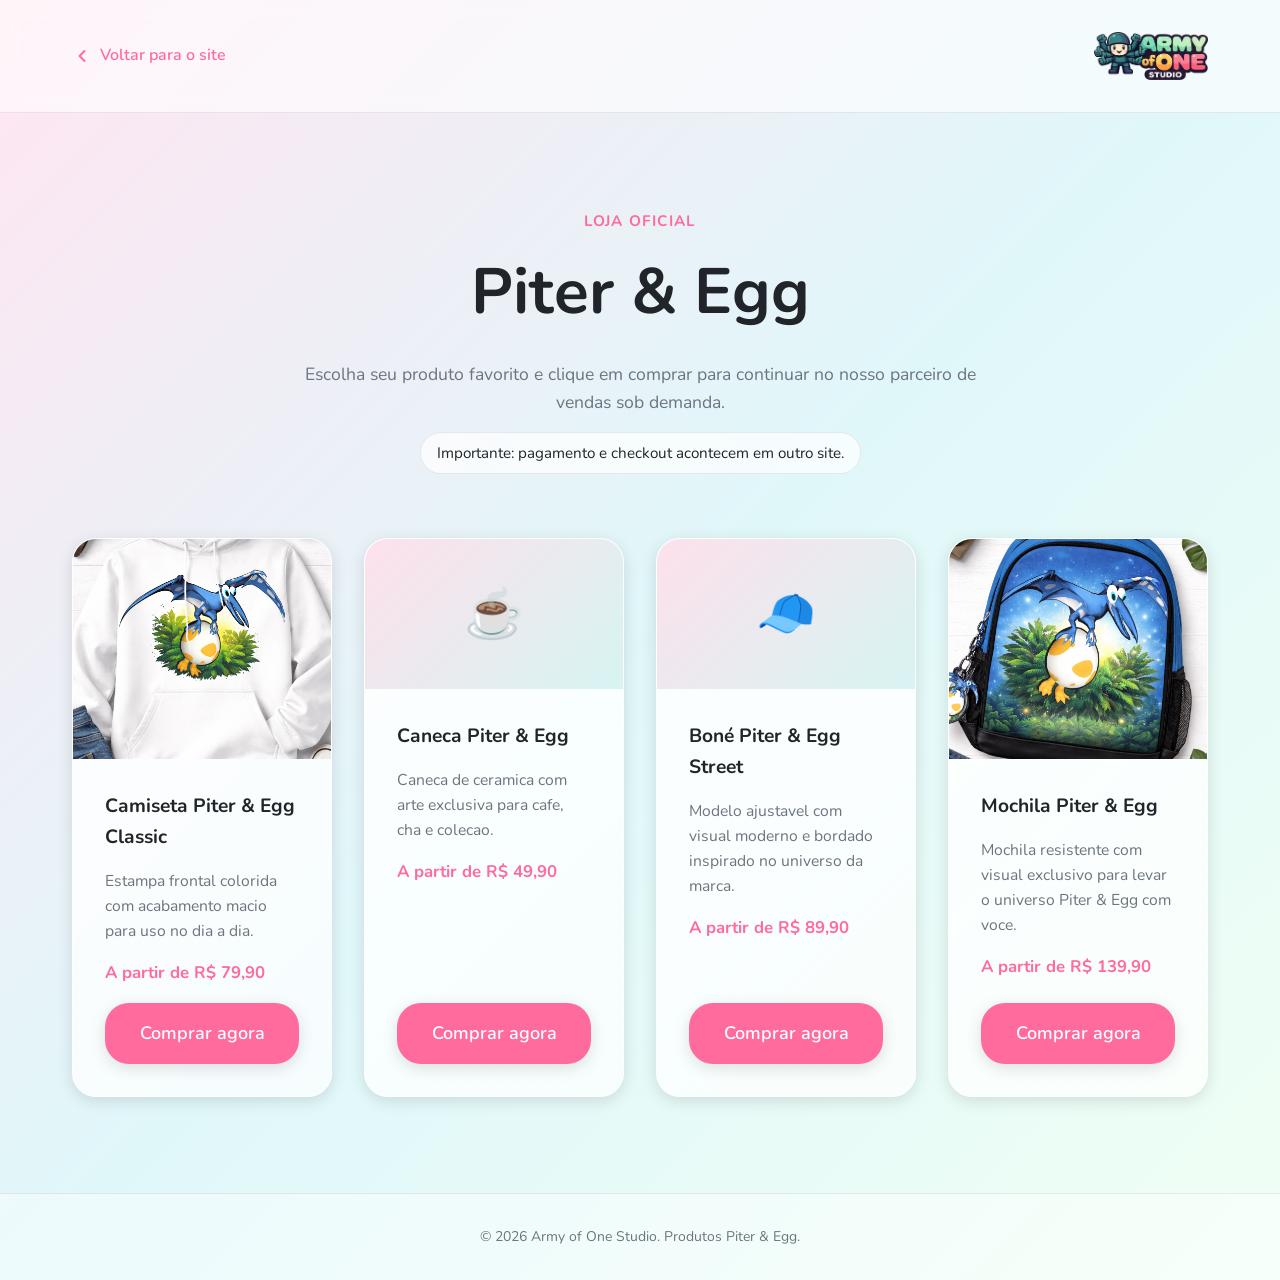
<file: piter-egg-store.html>
<!DOCTYPE html>
<html lang="pt-BR">
<head>
    <meta charset="UTF-8">
    <meta name="viewport" content="width=device-width, initial-scale=1.0">
    <meta name="description" content="Piter & Egg - Galeria oficial de produtos com redirecionamento para compra e checkout em parceiro externo.">
    <title>Piter & Egg | Galeria de Produtos</title>
    <link rel="stylesheet" href="styles.css">
    <link rel="preconnect" href="https://fonts.googleapis.com">
    <link rel="preconnect" href="https://fonts.gstatic.com" crossorigin>
    <link href="https://fonts.googleapis.com/css2?family=Nunito:wght@300;400;600;700&display=swap" rel="stylesheet">
    <link rel="icon" type="image/png" href="ico.png">
</head>
<body class="store-page-body">
    <header class="legal-header">
        <div class="container legal-header-inner">
            <a href="index.html" class="legal-back-link">
                <svg width="20" height="20" viewBox="0 0 20 20" fill="none" xmlns="http://www.w3.org/2000/svg" aria-hidden="true">
                    <path d="M12.5 15L7.5 10L12.5 5" stroke="currentColor" stroke-width="2" stroke-linecap="round" stroke-linejoin="round"/>
                </svg>
                Voltar para o site
            </a>
            <a href="index.html" class="legal-logo-link">
                <img src="logo_studio.png" alt="Army of One Studio" class="legal-logo">
            </a>
        </div>
    </header>

    <main class="store-main">
        <section class="store-hero">
            <div class="container">
                <p class="store-kicker">Loja oficial</p>
                <h1 class="store-title">Piter & Egg</h1>
                <p class="store-subtitle">
                    Escolha seu produto favorito e clique em comprar para continuar no nosso parceiro de vendas sob demanda.
                </p>
                <p class="store-note">
                    Importante: pagamento e checkout acontecem em outro site.
                </p>
            </div>
        </section>

        <section class="store-gallery-section">
            <div class="container">
                <div class="store-gallery">
                    <article class="product-card">
                        <img src="images/camiseta.png" alt="Camiseta Piter & Egg Classic" class="product-image">
                        <div class="product-content">
                            <h2 class="product-title">Camiseta Piter & Egg Classic</h2>
                            <p class="product-description">Estampa frontal colorida com acabamento macio para uso no dia a dia.</p>
                            <p class="product-price">A partir de R$ 79,90</p>
                            <a href="https://SEU-LINK-EXTERNO-AQUI/produto/camiseta-classic" class="cta-button" target="_blank" rel="noopener noreferrer">
                                <span>Comprar agora</span>
                            </a>
                        </div>
                    </article>

                    <article class="product-card">
                        <div class="product-image-placeholder">☕</div>
                        <div class="product-content">
                            <h2 class="product-title">Caneca Piter & Egg</h2>
                            <p class="product-description">Caneca de ceramica com arte exclusiva para cafe, cha e colecao.</p>
                            <p class="product-price">A partir de R$ 49,90</p>
                            <a href="https://SEU-LINK-EXTERNO-AQUI/produto/caneca" class="cta-button" target="_blank" rel="noopener noreferrer">
                                <span>Comprar agora</span>
                            </a>
                        </div>
                    </article>

                    <article class="product-card">
                        <div class="product-image-placeholder">🧢</div>
                        <div class="product-content">
                            <h2 class="product-title">Boné Piter & Egg Street</h2>
                            <p class="product-description">Modelo ajustavel com visual moderno e bordado inspirado no universo da marca.</p>
                            <p class="product-price">A partir de R$ 89,90</p>
                            <a href="https://SEU-LINK-EXTERNO-AQUI/produto/bone-street" class="cta-button" target="_blank" rel="noopener noreferrer">
                                <span>Comprar agora</span>
                            </a>
                        </div>
                    </article>

                    <article class="product-card">
                        <img src="images/mochila.png" alt="Mochila Piter & Egg" class="product-image">
                        <div class="product-content">
                            <h2 class="product-title">Mochila Piter & Egg</h2>
                            <p class="product-description">Mochila resistente com visual exclusivo para levar o universo Piter & Egg com voce.</p>
                            <p class="product-price">A partir de R$ 139,90</p>
                            <a href="https://SEU-LINK-EXTERNO-AQUI/produto/mochila" class="cta-button" target="_blank" rel="noopener noreferrer">
                                <span>Comprar agora</span>
                            </a>
                        </div>
                    </article>
                </div>
            </div>
        </section>
    </main>

    <footer class="legal-footer">
        <div class="container">
            <p class="copyright">&copy; 2026 Army of One Studio. Produtos Piter & Egg.</p>
        </div>
    </footer>
</body>
</html>
</file>
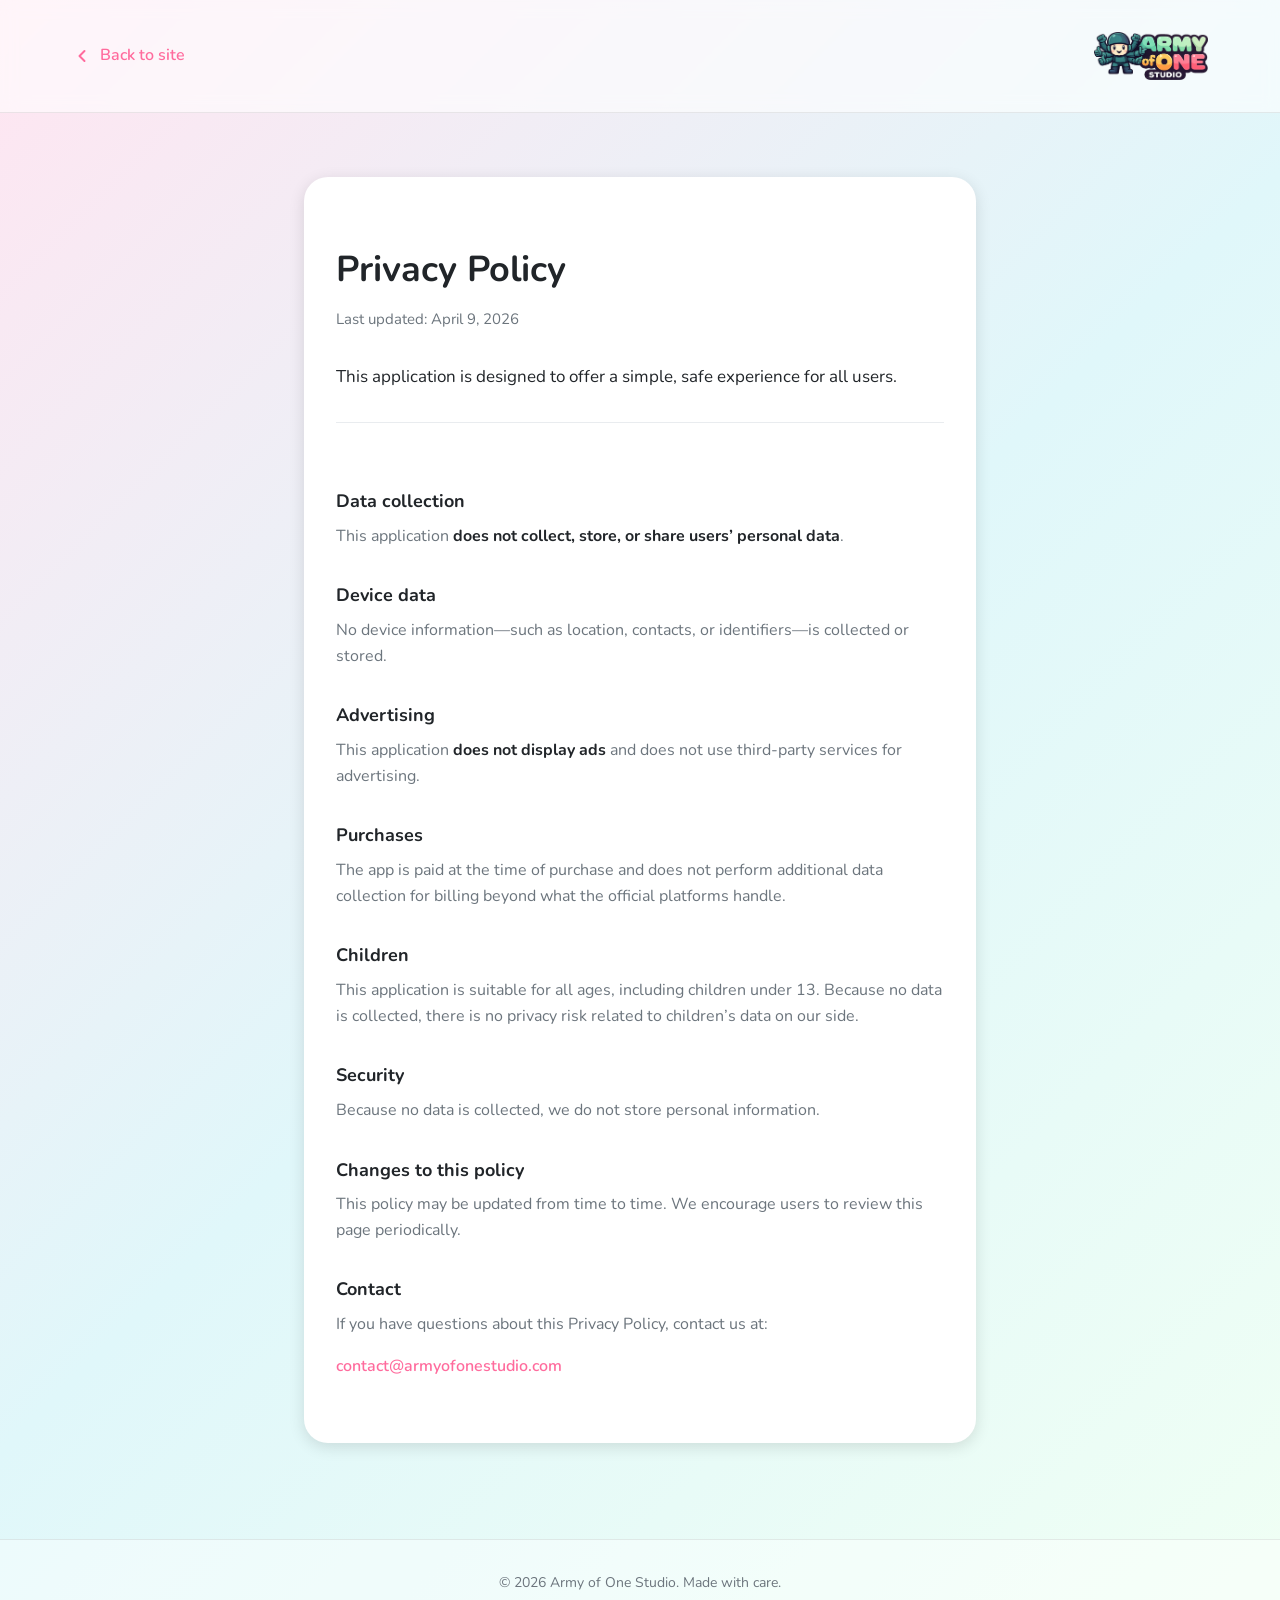
<file: privacy-policy.html>
<!DOCTYPE html>
<html lang="en">
<head>
    <meta charset="UTF-8">
    <meta name="viewport" content="width=device-width, initial-scale=1.0">
    <meta name="description" content="Privacy Policy — Army of One Studio. How we handle data collection and use.">
    <title>Privacy Policy — Army of One Studio</title>
    <link rel="stylesheet" href="styles.css">
    <link rel="preconnect" href="https://fonts.googleapis.com">
    <link rel="preconnect" href="https://fonts.gstatic.com" crossorigin>
    <link href="https://fonts.googleapis.com/css2?family=Nunito:wght@300;400;600;700&display=swap" rel="stylesheet">
    <link rel="icon" type="image/png" href="ico.png">
</head>
<body class="legal-page-body">
    <header class="legal-header">
        <div class="container legal-header-inner">
            <a href="index.html" class="legal-back-link">
                <svg width="20" height="20" viewBox="0 0 20 20" fill="none" xmlns="http://www.w3.org/2000/svg" aria-hidden="true">
                    <path d="M12.5 15L7.5 10L12.5 5" stroke="currentColor" stroke-width="2" stroke-linecap="round" stroke-linejoin="round"/>
                </svg>
                Back to site
            </a>
            <a href="index.html" class="legal-logo-link">
                <img src="logo_studio.png" alt="Army of One Studio" class="legal-logo">
            </a>
        </div>
    </header>

    <main class="legal-main">
        <div class="container">
            <article class="legal-article">
                <h1 class="legal-title">Privacy Policy</h1>
                <p class="legal-updated">Last updated: April 9, 2026</p>

                <p class="legal-lead">This application is designed to offer a simple, safe experience for all users.</p>

                <section class="legal-section">
                    <h2>Data collection</h2>
                    <p>This application <strong>does not collect, store, or share users&rsquo; personal data</strong>.</p>
                </section>

                <section class="legal-section">
                    <h2>Device data</h2>
                    <p>No device information—such as location, contacts, or identifiers—is collected or stored.</p>
                </section>

                <section class="legal-section">
                    <h2>Advertising</h2>
                    <p>This application <strong>does not display ads</strong> and does not use third-party services for advertising.</p>
                </section>

                <section class="legal-section">
                    <h2>Purchases</h2>
                    <p>The app is paid at the time of purchase and does not perform additional data collection for billing beyond what the official platforms handle.</p>
                </section>

                <section class="legal-section">
                    <h2>Children</h2>
                    <p>This application is suitable for all ages, including children under 13. Because no data is collected, there is no privacy risk related to children&rsquo;s data on our side.</p>
                </section>

                <section class="legal-section">
                    <h2>Security</h2>
                    <p>Because no data is collected, we do not store personal information.</p>
                </section>

                <section class="legal-section">
                    <h2>Changes to this policy</h2>
                    <p>This policy may be updated from time to time. We encourage users to review this page periodically.</p>
                </section>

                <section class="legal-section">
                    <h2>Contact</h2>
                    <p>If you have questions about this Privacy Policy, contact us at:</p>
                    <!-- Replace the email below with your real address -->
                    <p class="legal-contact"><a href="mailto:contact@armyofonestudio.com">contact@armyofonestudio.com</a></p>
                </section>
            </article>
        </div>
    </main>

    <footer class="legal-footer">
        <div class="container">
            <p class="copyright">&copy; 2026 Army of One Studio. Made with care.</p>
        </div>
    </footer>
</body>
</html>
</file>
<file: styles.css>
/* ============================================
   CSS Variables & Reset
   ============================================ */

:root {
    /* Color Palette - Warm, Colorful, Playful */
    --color-primary: #FF6B9D;
    --color-secondary: #4ECDC4;
    --color-accent: #FFE66D;
    --color-purple: #A8E6CF;
    --color-pink: #FFB3BA;
    --color-blue: #BAE1FF;
    
    /* Piter & Egg (game brand) */
    --piter-egg-orange: #df9609;
    --piter-egg-blue: #5197dd;
    --piter-egg-gradient: linear-gradient(135deg, var(--piter-egg-orange) 0%, var(--piter-egg-blue) 100%);
    --piter-egg-gradient-hover: linear-gradient(135deg, #ecb339 0%, #6aa8eb 100%);
    
    /* Neutral Colors */
    --color-white: #FFFFFF;
    --color-light: #F8F9FA;
    --color-gray-light: #E9ECEF;
    --color-gray: #6C757D;
    --color-dark: #212529;
    
    /* Gradients */
    --gradient-hero: linear-gradient(135deg, #FFE5F1 0%, #E0F7FA 50%, #F0FFF4 100%);
    --gradient-card: linear-gradient(135deg, rgba(255, 255, 255, 0.9) 0%, rgba(255, 255, 255, 0.7) 100%);
    
    /* Typography */
    --font-primary: 'Nunito', -apple-system, BlinkMacSystemFont, 'Segoe UI', sans-serif;
    --font-weight-light: 300;
    --font-weight-regular: 400;
    --font-weight-semibold: 600;
    --font-weight-bold: 700;
    
    /* Spacing */
    --spacing-xs: 0.5rem;
    --spacing-sm: 1rem;
    --spacing-md: 2rem;
    --spacing-lg: 4rem;
    --spacing-xl: 6rem;
    
    /* Border Radius */
    --radius-sm: 8px;
    --radius-md: 16px;
    --radius-lg: 24px;
    --radius-xl: 32px;
    
    /* Shadows */
    --shadow-sm: 0 2px 8px rgba(0, 0, 0, 0.08);
    --shadow-md: 0 4px 16px rgba(0, 0, 0, 0.12);
    --shadow-lg: 0 8px 32px rgba(0, 0, 0, 0.16);
    
    /* Transitions */
    --transition-fast: 0.2s ease;
    --transition-normal: 0.3s ease;
    --transition-slow: 0.5s ease;
}

* {
    margin: 0;
    padding: 0;
    box-sizing: border-box;
}

html {
    scroll-behavior: smooth;
}

body {
    font-family: var(--font-primary);
    font-weight: var(--font-weight-regular);
    color: var(--color-dark);
    background-color: var(--color-white);
    line-height: 1.6;
    overflow-x: hidden;
}

.container {
    max-width: 1200px;
    margin: 0 auto;
    padding: 0 var(--spacing-md);
}

/* ============================================
   Hero Section
   ============================================ */

.hero {
    position: relative;
    min-height: 100vh;
    display: flex;
    align-items: center;
    justify-content: center;
    background: var(--gradient-hero);
    overflow: hidden;
    padding: var(--spacing-md);
}

.bubble-container {
    position: absolute;
    top: 0;
    left: 0;
    width: 100%;
    height: 100%;
    overflow: hidden;
    z-index: 1;
}

.bubble {
    position: absolute;
    border-radius: 50%;
    background: rgba(255, 255, 255, 0.3);
    -webkit-backdrop-filter: blur(10px);
    backdrop-filter: blur(10px);
    animation: float 20s infinite ease-in-out;
    opacity: 0.6;
}

.bubble-1 {
    width: 80px;
    height: 80px;
    left: 10%;
    top: 20%;
    animation-delay: 0s;
    background: rgba(255, 107, 157, 0.2);
}

.bubble-2 {
    width: 120px;
    height: 120px;
    left: 70%;
    top: 10%;
    animation-delay: 2s;
    background: rgba(78, 205, 196, 0.2);
}

.bubble-3 {
    width: 60px;
    height: 60px;
    left: 30%;
    top: 60%;
    animation-delay: 4s;
    background: rgba(255, 230, 109, 0.2);
}

.bubble-4 {
    width: 100px;
    height: 100px;
    left: 80%;
    top: 50%;
    animation-delay: 6s;
    background: rgba(168, 230, 207, 0.2);
}

.bubble-5 {
    width: 70px;
    height: 70px;
    left: 50%;
    top: 80%;
    animation-delay: 8s;
    background: rgba(255, 179, 186, 0.2);
}

.bubble-6 {
    width: 90px;
    height: 90px;
    left: 20%;
    top: 40%;
    animation-delay: 10s;
    background: rgba(186, 225, 255, 0.2);
}

@keyframes float {
    0%, 100% {
        transform: translateY(0) translateX(0) scale(1);
    }
    25% {
        transform: translateY(-30px) translateX(20px) scale(1.1);
    }
    50% {
        transform: translateY(-60px) translateX(-10px) scale(0.9);
    }
    75% {
        transform: translateY(-30px) translateX(15px) scale(1.05);
    }
}

.hero-content {
    position: relative;
    z-index: 2;
    text-align: center;
    animation: fadeInUp 1s ease-out;
}

.studio-logo {
    max-width: 200px;
    width: 100%;
    height: auto;
    margin: 0 auto var(--spacing-sm);
    display: block;
    filter: drop-shadow(0 4px 12px rgba(255, 107, 157, 0.2));
    animation: fadeInUp 1s ease-out 0.2s both;
}

.studio-name {
    font-size: clamp(2.5rem, 8vw, 5rem);
    font-weight: var(--font-weight-bold);
    color: var(--color-dark);
    margin-bottom: var(--spacing-sm);
    letter-spacing: -0.01em;
    position: relative;
    display: inline-block;
    text-shadow: 0 2px 10px rgba(255, 107, 157, 0.1);
}

.studio-name::before,
.studio-name::after {
    content: '⚡';
    position: absolute;
    font-size: 1.5rem;
    opacity: 0.4;
    animation: pulse 2s infinite;
}

.studio-name::before {
    top: -5px;
    left: -50px;
}

.studio-name::after {
    bottom: -5px;
    right: -50px;
}

@keyframes pulse {
    0%, 100% {
        transform: scale(1);
        opacity: 0.3;
    }
    50% {
        transform: scale(1.2);
        opacity: 0.5;
    }
}

.badge-container {
    position: relative;
    width: 100%;
    height: 60px;
    margin-bottom: var(--spacing-sm);
    display: flex;
    justify-content: center;
    align-items: center;
}

.badge {
    position: absolute;
    width: 50px;
    height: 50px;
    border-radius: 12px;
    background: var(--gradient-card);
    box-shadow: var(--shadow-md);
    display: flex;
    align-items: center;
    justify-content: center;
    font-size: 1.5rem;
    animation: badgeFloat 3s infinite ease-in-out;
    border: 2px solid rgba(255, 107, 157, 0.3);
}

.badge-left {
    left: calc(50% - 200px);
    top: 0;
    background: linear-gradient(135deg, rgba(255, 107, 157, 0.25) 0%, rgba(255, 230, 109, 0.25) 100%);
    animation-delay: 0s;
}

.badge-right {
    right: calc(50% - 200px);
    top: 10px;
    background: linear-gradient(135deg, rgba(78, 205, 196, 0.25) 0%, rgba(168, 230, 207, 0.25) 100%);
    animation-delay: 1.5s;
    border-color: rgba(78, 205, 196, 0.3);
}

@keyframes badgeFloat {
    0%, 100% {
        transform: translateY(0) rotate(0deg);
    }
    50% {
        transform: translateY(-15px) rotate(5deg);
    }
}

.idea-army {
    display: flex;
    justify-content: center;
    align-items: center;
    gap: var(--spacing-sm);
    margin-top: var(--spacing-md);
    flex-wrap: wrap;
}

.idea-item {
    width: 50px;
    height: 50px;
    border-radius: 50%;
    background: var(--gradient-card);
    display: flex;
    align-items: center;
    justify-content: center;
    font-size: 1.5rem;
    box-shadow: var(--shadow-sm);
    animation: ideaMarch 4s infinite ease-in-out;
    transition: transform var(--transition-fast);
}

.idea-item:hover {
    transform: scale(1.2) translateY(-5px);
    box-shadow: var(--shadow-md);
}

.idea-1 {
    animation-delay: 0s;
    background: linear-gradient(135deg, rgba(255, 107, 157, 0.3) 0%, rgba(255, 179, 186, 0.3) 100%);
}

.idea-2 {
    animation-delay: 0.8s;
    background: linear-gradient(135deg, rgba(78, 205, 196, 0.3) 0%, rgba(168, 230, 207, 0.3) 100%);
}

.idea-3 {
    animation-delay: 1.6s;
    background: linear-gradient(135deg, rgba(255, 230, 109, 0.3) 0%, rgba(255, 179, 186, 0.3) 100%);
}

.idea-4 {
    animation-delay: 2.4s;
    background: linear-gradient(135deg, rgba(168, 230, 207, 0.3) 0%, rgba(186, 225, 255, 0.3) 100%);
}

.idea-5 {
    animation-delay: 3.2s;
    background: linear-gradient(135deg, rgba(186, 225, 255, 0.3) 0%, rgba(255, 107, 157, 0.3) 100%);
}

@keyframes ideaMarch {
    0%, 100% {
        transform: translateY(0) scale(1);
    }
    25% {
        transform: translateY(-10px) scale(1.05);
    }
    50% {
        transform: translateY(-5px) scale(0.95);
    }
    75% {
        transform: translateY(-8px) scale(1.02);
    }
}

.hero-subtitle {
    font-size: clamp(1.25rem, 4vw, 2rem);
    font-weight: var(--font-weight-regular);
    color: var(--color-gray);
    margin-top: var(--spacing-sm);
    position: relative;
    display: inline-block;
    padding: 0 var(--spacing-md);
}

.scroll-indicator {
    position: absolute;
    bottom: var(--spacing-md);
    left: 50%;
    transform: translateX(-50%);
    z-index: 2;
    animation: bounce 2s infinite;
}

.scroll-arrow {
    width: 30px;
    height: 30px;
    border-right: 3px solid var(--color-primary);
    border-bottom: 3px solid var(--color-primary);
    transform: rotate(45deg);
}

@keyframes bounce {
    0%, 100% {
        transform: translateX(-50%) translateY(0);
    }
    50% {
        transform: translateX(-50%) translateY(-10px);
    }
}

@keyframes fadeInUp {
    from {
        opacity: 0;
        transform: translateY(30px);
    }
    to {
        opacity: 1;
        transform: translateY(0);
    }
}

/* ============================================
   Featured Game Section
   ============================================ */

.featured-game {
    padding: var(--spacing-xl) 0;
    background: var(--color-white);
}

.game-content {
    display: grid;
    grid-template-columns: 1fr 1fr;
    gap: var(--spacing-lg);
    align-items: center;
}

.game-title {
    font-size: clamp(2rem, 5vw, 3.5rem);
    font-weight: var(--font-weight-bold);
    color: var(--color-dark);
    margin-bottom: var(--spacing-sm);
}

.game-tagline {
    font-size: clamp(1.25rem, 3vw, 1.75rem);
    font-weight: var(--font-weight-semibold);
    color: var(--color-primary);
    margin-bottom: var(--spacing-md);
}

.game-description {
    font-size: 1.125rem;
    color: var(--color-gray);
    margin-bottom: var(--spacing-md);
    line-height: 1.8;
}

.game-keywords {
    display: flex;
    flex-wrap: wrap;
    gap: var(--spacing-sm);
    margin-bottom: var(--spacing-md);
}

.keyword {
    padding: var(--spacing-xs) var(--spacing-sm);
    background: var(--gradient-card);
    border-radius: var(--radius-lg);
    font-size: 0.875rem;
    font-weight: var(--font-weight-semibold);
    color: var(--color-dark);
    box-shadow: var(--shadow-sm);
    transition: transform var(--transition-fast), box-shadow var(--transition-fast);
    position: relative;
    border: 1px solid rgba(255, 107, 157, 0.2);
}

.keyword::before {
    content: '✓';
    position: absolute;
    left: -8px;
    top: 50%;
    transform: translateY(-50%);
    width: 16px;
    height: 16px;
    background: var(--color-primary);
    color: white;
    border-radius: 50%;
    display: flex;
    align-items: center;
    justify-content: center;
    font-size: 0.7rem;
    opacity: 0;
    transition: opacity var(--transition-fast);
}

.keyword:hover {
    transform: translateY(-2px);
    box-shadow: var(--shadow-md);
    border-color: var(--color-primary);
}

.keyword:hover::before {
    opacity: 1;
}

.cta-button {
    display: inline-flex;
    align-items: center;
    gap: var(--spacing-sm);
    padding: var(--spacing-sm) var(--spacing-md);
    background: var(--color-primary);
    color: var(--color-white);
    text-decoration: none;
    border-radius: var(--radius-lg);
    font-weight: var(--font-weight-semibold);
    font-size: 1.125rem;
    box-shadow: var(--shadow-md);
    transition: transform var(--transition-fast), box-shadow var(--transition-fast), background var(--transition-fast);
}

.cta-button:hover {
    transform: translateY(-2px);
    box-shadow: var(--shadow-lg);
    background: #FF5A8A;
}

.cta-button svg {
    transition: transform var(--transition-fast);
}

.cta-button:hover svg {
    transform: translateX(4px);
}

.store-downloads {
    display: flex;
    flex-wrap: wrap;
    gap: var(--spacing-sm);
}

.store-badge {
    display: inline-flex;
    align-items: center;
    gap: 0.65rem;
    padding: 0.55rem 1rem 0.55rem 0.75rem;
    background: var(--color-dark);
    color: var(--color-white);
    text-decoration: none;
    border-radius: var(--radius-md);
    border: 2px solid rgba(255, 255, 255, 0.12);
    box-shadow: var(--shadow-md);
    transition: transform var(--transition-fast), box-shadow var(--transition-fast), background var(--transition-fast);
    min-width: 10.5rem;
}

.store-badge:hover {
    transform: translateY(-2px);
    box-shadow: var(--shadow-lg);
    background: #2d3436;
}

.store-badge:focus-visible {
    outline: 3px solid var(--color-secondary);
    outline-offset: 3px;
}

.store-badge-icon {
    flex-shrink: 0;
}

.store-badge-text {
    display: flex;
    flex-direction: column;
    line-height: 1.15;
}

.store-badge-label {
    font-size: 0.6rem;
    font-weight: var(--font-weight-regular);
    letter-spacing: 0.04em;
    text-transform: uppercase;
    opacity: 0.9;
}

.store-badge-name {
    font-size: 1.05rem;
    font-weight: var(--font-weight-bold);
    letter-spacing: -0.01em;
}

.cta-button.cta-store-link {
    margin-bottom: var(--spacing-sm);
    position: relative;
    padding: calc(var(--spacing-sm) + 0.15rem) calc(var(--spacing-md) + 0.25rem);
    font-size: 1.2rem;
    font-weight: var(--font-weight-bold);
    letter-spacing: 0.02em;
    background: var(--piter-egg-gradient);
    color: var(--color-white);
    border: 2px solid rgba(255, 255, 255, 0.45);
    box-shadow:
        0 4px 18px rgba(81, 151, 221, 0.38),
        0 4px 24px rgba(223, 150, 9, 0.3),
        inset 0 1px 0 rgba(255, 255, 255, 0.22);
}

.cta-button.cta-store-link:hover {
    background: var(--piter-egg-gradient-hover);
    transform: translateY(-3px) scale(1.02);
    box-shadow:
        0 10px 32px rgba(81, 151, 221, 0.48),
        0 8px 28px rgba(223, 150, 9, 0.38),
        inset 0 1px 0 rgba(255, 255, 255, 0.28);
}

.cta-button.cta-store-link:focus-visible {
    outline: 3px solid var(--piter-egg-blue);
    outline-offset: 3px;
}

.cta-button.cta-store-link svg {
    flex-shrink: 0;
    filter: drop-shadow(0 1px 1px rgba(0, 0, 0, 0.15));
}

.game-media {
    display: flex;
    flex-direction: column;
    gap: var(--spacing-md);
}

.video-container {
    position: relative;
    width: 100%;
    aspect-ratio: 16 / 9;
    border-radius: var(--radius-lg);
    box-shadow: var(--shadow-md);
    overflow: hidden;
    background: var(--gradient-hero);
}

.game-video {
    width: 100%;
    height: 100%;
    object-fit: cover;
    display: block;
    border-radius: var(--radius-lg);
}

.video-overlay {
    position: absolute;
    top: 0;
    left: 0;
    right: 0;
    bottom: 0;
    display: flex;
    align-items: center;
    justify-content: center;
    background: rgba(0, 0, 0, 0.1);
    opacity: 1;
    transition: opacity var(--transition-normal);
    pointer-events: none;
    z-index: 1;
}

.video-container.playing .video-overlay {
    opacity: 0;
    pointer-events: none;
}

.play-button {
    position: relative;
    z-index: 2;
    cursor: pointer;
    transition: transform var(--transition-fast);
    pointer-events: auto;
}

.play-button:hover {
    transform: scale(1.1);
}

.video-container.playing .play-button {
    display: none;
}

.screenshots {
    display: grid;
    grid-template-columns: repeat(2, 1fr);
    gap: var(--spacing-sm);
}

.game-store-cta {
    width: 100%;
}

.game-store-cta .cta-button.cta-store-link {
    width: 100%;
    margin-bottom: 0;
    justify-content: center;
    box-sizing: border-box;
}

.screenshot {
    width: 100%;
    aspect-ratio: 16 / 9;
    object-fit: cover;
    display: block;
    border-radius: var(--radius-md);
    box-shadow: var(--shadow-sm);
    transition: transform var(--transition-normal), box-shadow var(--transition-normal);
    background: var(--gradient-hero);
    cursor: pointer;
    position: relative;
    z-index: 1;
}

.screenshot:hover {
    transform: translateY(-4px) scale(1.02);
    box-shadow:
        0 0 20px rgba(255, 107, 157, 0.5),
        0 0 40px rgba(255, 107, 157, 0.3),
        0 8px 32px rgba(0, 0, 0, 0.2);
    z-index: 2;
}

.screenshot:focus-visible {
    outline: 3px solid var(--color-primary);
    outline-offset: 3px;
    z-index: 2;
}

/* Lightbox - expandir screenshot */
.lightbox {
    position: fixed;
    inset: 0;
    z-index: 1000;
    background: rgba(0, 0, 0, 0.85);
    display: flex;
    align-items: center;
    justify-content: center;
    padding: var(--spacing-md);
    opacity: 0;
    visibility: hidden;
    pointer-events: none;
    transition: opacity var(--transition-normal), visibility var(--transition-normal);
}

.lightbox.is-open {
    opacity: 1;
    visibility: visible;
    pointer-events: auto;
}

.lightbox-backdrop {
    position: absolute;
    inset: 0;
    cursor: pointer;
}

.lightbox-content {
    position: relative;
    max-width: 95vw;
    max-height: 95vh;
    z-index: 1;
    transform: scale(0.9);
    transition: transform var(--transition-normal);
}

.lightbox.is-open .lightbox-content {
    transform: scale(1);
}

.lightbox-content img {
    max-width: 100%;
    max-height: 95vh;
    width: auto;
    height: auto;
    border-radius: var(--radius-md);
    box-shadow: 0 0 60px rgba(255, 107, 157, 0.3);
}

.lightbox-close {
    position: absolute;
    top: -44px;
    right: 0;
    width: 40px;
    height: 40px;
    border: none;
    background: var(--color-white);
    color: var(--color-dark);
    border-radius: 50%;
    cursor: pointer;
    display: flex;
    align-items: center;
    justify-content: center;
    font-size: 1.5rem;
    line-height: 1;
    transition: transform var(--transition-fast), background var(--transition-fast);
    box-shadow: var(--shadow-md);
}

.lightbox-close:hover {
    background: var(--color-primary);
    color: var(--color-white);
    transform: scale(1.1);
}

/* ============================================
   About Section
   ============================================ */

.about {
    padding: var(--spacing-xl) 0;
    background: var(--color-light);
}

.about-content {
    max-width: 800px;
    margin: 0 auto;
    text-align: center;
}

.section-title {
    font-size: clamp(2rem, 5vw, 3rem);
    font-weight: var(--font-weight-bold);
    color: var(--color-dark);
    margin-bottom: var(--spacing-md);
}

.about-text {
    font-size: 1.125rem;
    color: var(--color-gray);
    line-height: 1.8;
    margin-bottom: var(--spacing-md);
}

/* ============================================
   Values Section
   ============================================ */

.values {
    padding: var(--spacing-xl) 0;
    background: var(--color-white);
}

.values .section-title {
    text-align: center;
    margin-bottom: var(--spacing-lg);
}

.values-grid {
    display: grid;
    grid-template-columns: repeat(auto-fit, minmax(250px, 1fr));
    gap: var(--spacing-md);
}

.value-card {
    padding: var(--spacing-md);
    background: var(--gradient-card);
    border-radius: var(--radius-lg);
    box-shadow: var(--shadow-sm);
    text-align: center;
    transition: transform var(--transition-fast), box-shadow var(--transition-fast);
    position: relative;
    border: 2px solid transparent;
}

.value-card::before {
    content: '';
    position: absolute;
    top: -2px;
    left: -2px;
    right: -2px;
    bottom: -2px;
    border-radius: var(--radius-lg);
    background: linear-gradient(135deg, var(--color-primary), var(--color-secondary), var(--color-accent));
    opacity: 0;
    transition: opacity var(--transition-fast);
    z-index: -1;
}

.value-card:hover {
    transform: translateY(-8px);
    box-shadow: var(--shadow-lg);
    border-color: var(--color-primary);
}

.value-card:hover::before {
    opacity: 0.1;
}

.value-icon {
    width: 80px;
    height: 80px;
    margin: 0 auto var(--spacing-md);
    display: flex;
    align-items: center;
    justify-content: center;
    color: var(--color-primary);
    transition: transform var(--transition-fast), color var(--transition-fast);
}

.value-card:hover .value-icon {
    transform: scale(1.1) rotate(5deg);
    color: var(--color-secondary);
}

.value-title {
    font-size: 1.5rem;
    font-weight: var(--font-weight-semibold);
    color: var(--color-dark);
    margin-bottom: var(--spacing-xs);
}

.value-description {
    font-size: 1rem;
    color: var(--color-gray);
    line-height: 1.6;
}

/* ============================================
   Footer Section
   ============================================ */

.footer {
    padding: var(--spacing-xl) 0 var(--spacing-md);
    background: var(--gradient-hero);
}

.footer-content {
    text-align: center;
}

.footer-title {
    font-size: clamp(1.75rem, 4vw, 2.5rem);
    font-weight: var(--font-weight-bold);
    color: var(--color-dark);
    margin-bottom: var(--spacing-sm);
}

.footer-text {
    font-size: 1.125rem;
    color: var(--color-gray);
    margin-bottom: var(--spacing-md);
}

.social-links {
    display: flex;
    justify-content: center;
    gap: var(--spacing-md);
    margin-bottom: var(--spacing-lg);
    flex-wrap: wrap;
}

.social-link {
    width: 48px;
    height: 48px;
    display: flex;
    align-items: center;
    justify-content: center;
    background: var(--color-white);
    border-radius: 50%;
    color: var(--color-primary);
    text-decoration: none;
    box-shadow: var(--shadow-sm);
    transition: transform var(--transition-fast), box-shadow var(--transition-fast), background var(--transition-fast);
}

.social-link:hover {
    transform: translateY(-4px) scale(1.1);
    box-shadow: var(--shadow-md);
    background: var(--color-primary);
    color: var(--color-white);
}

.footer-bottom {
    padding-top: var(--spacing-md);
    border-top: 1px solid rgba(0, 0, 0, 0.1);
    margin-top: var(--spacing-md);
    display: flex;
    flex-direction: column;
    align-items: center;
    gap: var(--spacing-sm);
}

.footer-logo {
    max-width: 80px;
    width: 100%;
    height: auto;
    opacity: 0.7;
    transition: opacity var(--transition-fast);
}

.footer-logo:hover {
    opacity: 1;
}

.copyright {
    font-size: 0.875rem;
    color: var(--color-gray);
}

.footer-legal {
    font-size: 0.9375rem;
    margin: 0;
}

.footer-legal a {
    color: var(--color-gray);
    text-decoration: none;
    transition: color var(--transition-fast);
}

.footer-legal a:hover {
    color: var(--color-primary);
    text-decoration: underline;
}

/* ============================================
   Legal / Privacy page
   ============================================ */

.legal-page-body {
    min-height: 100vh;
    display: flex;
    flex-direction: column;
    background: var(--gradient-hero);
}

.legal-header {
    padding: var(--spacing-md) 0;
    border-bottom: 1px solid rgba(0, 0, 0, 0.08);
    background: rgba(255, 255, 255, 0.6);
    -webkit-backdrop-filter: blur(8px);
    backdrop-filter: blur(8px);
}

.legal-header-inner {
    display: flex;
    flex-wrap: wrap;
    align-items: center;
    justify-content: space-between;
    gap: var(--spacing-sm);
}

.legal-back-link {
    display: inline-flex;
    align-items: center;
    gap: var(--spacing-xs);
    font-weight: var(--font-weight-semibold);
    color: var(--color-primary);
    text-decoration: none;
    transition: color var(--transition-fast);
}

.legal-back-link:hover {
    color: var(--color-secondary);
}

.legal-logo-link {
    display: block;
    line-height: 0;
}

.legal-logo {
    max-height: 48px;
    width: auto;
}

.legal-main {
    flex: 1;
    padding: var(--spacing-lg) 0 var(--spacing-xl);
}

.legal-article {
    max-width: 42rem;
    margin: 0 auto;
    padding: var(--spacing-lg) var(--spacing-md);
    background: var(--color-white);
    border-radius: var(--radius-lg);
    box-shadow: var(--shadow-md);
}

.legal-title {
    font-size: clamp(1.75rem, 4vw, 2.25rem);
    font-weight: var(--font-weight-bold);
    color: var(--color-dark);
    margin-bottom: var(--spacing-xs);
}

.legal-updated {
    font-size: 0.9375rem;
    color: var(--color-gray);
    margin-bottom: var(--spacing-md);
}

.legal-lead {
    font-size: 1.0625rem;
    color: var(--color-dark);
    margin-bottom: var(--spacing-lg);
    padding-bottom: var(--spacing-md);
    border-bottom: 1px solid var(--color-gray-light);
}

.legal-section {
    margin-bottom: var(--spacing-md);
}

.legal-section:last-of-type {
    margin-bottom: 0;
}

.legal-section h2 {
    font-size: 1.125rem;
    font-weight: var(--font-weight-bold);
    color: var(--color-dark);
    margin-bottom: var(--spacing-xs);
}

.legal-section p {
    color: var(--color-gray);
    font-size: 1rem;
}

.legal-section strong {
    color: var(--color-dark);
}

.legal-contact {
    margin-top: var(--spacing-sm);
}

.legal-contact a {
    color: var(--color-primary);
    font-weight: var(--font-weight-semibold);
    text-decoration: none;
}

.legal-contact a:hover {
    text-decoration: underline;
}

.legal-footer {
    padding: var(--spacing-md) 0;
    text-align: center;
    border-top: 1px solid rgba(0, 0, 0, 0.08);
    background: rgba(255, 255, 255, 0.4);
}

.legal-footer .copyright {
    margin: 0;
}

/* ============================================
   Piter & Egg Store page
   ============================================ */

.store-page-body {
    min-height: 100vh;
    display: flex;
    flex-direction: column;
    background: var(--gradient-hero);
}

.store-main {
    flex: 1;
}

.store-hero {
    padding: var(--spacing-xl) 0 var(--spacing-lg);
    text-align: center;
}

.store-kicker {
    font-size: 0.95rem;
    font-weight: var(--font-weight-bold);
    text-transform: uppercase;
    letter-spacing: 0.08em;
    color: var(--color-primary);
    margin-bottom: var(--spacing-xs);
}

.store-title {
    font-size: clamp(2.25rem, 6vw, 4rem);
    font-weight: var(--font-weight-bold);
    margin-bottom: var(--spacing-sm);
    color: var(--color-dark);
}

.store-subtitle {
    max-width: 700px;
    margin: 0 auto var(--spacing-sm);
    font-size: 1.1rem;
    color: var(--color-gray);
}

.store-note {
    display: inline-block;
    padding: var(--spacing-xs) var(--spacing-sm);
    border-radius: var(--radius-lg);
    background: rgba(255, 255, 255, 0.7);
    border: 1px solid rgba(0, 0, 0, 0.08);
    font-size: 0.95rem;
    color: var(--color-dark);
}

.store-gallery-section {
    padding: 0 0 var(--spacing-xl);
}

.store-gallery {
    display: grid;
    grid-template-columns: repeat(auto-fit, minmax(240px, 1fr));
    gap: var(--spacing-md);
}

.product-card {
    background: var(--gradient-card);
    border-radius: var(--radius-lg);
    box-shadow: var(--shadow-md);
    overflow: hidden;
    border: 1px solid rgba(255, 255, 255, 0.6);
    display: flex;
    flex-direction: column;
    transition: transform var(--transition-fast), box-shadow var(--transition-fast);
}

.product-card:hover {
    transform: translateY(-6px);
    box-shadow: var(--shadow-lg);
}

.product-image-placeholder {
    min-height: 150px;
    display: flex;
    align-items: center;
    justify-content: center;
    font-size: 3rem;
    background: linear-gradient(135deg, rgba(255, 107, 157, 0.2), rgba(78, 205, 196, 0.2));
}

.product-image {
    width: 100%;
    height: 220px;
    object-fit: cover;
    display: block;
    background: linear-gradient(135deg, rgba(255, 107, 157, 0.1), rgba(78, 205, 196, 0.1));
}

.product-content {
    padding: var(--spacing-md);
    display: flex;
    flex-direction: column;
    gap: var(--spacing-sm);
    height: 100%;
}

.product-title {
    font-size: 1.2rem;
    font-weight: var(--font-weight-bold);
    color: var(--color-dark);
}

.product-description {
    color: var(--color-gray);
    font-size: 0.98rem;
    line-height: 1.6;
}

.product-price {
    font-size: 1.05rem;
    color: var(--color-primary);
    font-weight: var(--font-weight-bold);
}

.product-card .cta-button {
    margin-top: auto;
    justify-content: center;
}

/* ============================================
   Responsive Design
   ============================================ */

@media (max-width: 768px) {
    .game-content {
        grid-template-columns: 1fr;
        gap: var(--spacing-md);
    }
    
    .game-media {
        order: -1;
    }
    
    .screenshots {
        grid-template-columns: 1fr;
    }
    
    .values-grid {
        grid-template-columns: 1fr;
    }
    
    .hero {
        min-height: 80vh;
    }
    
    .container {
        padding: 0 var(--spacing-sm);
    }
    
    .featured-game,
    .about,
    .values,
    .footer {
        padding: var(--spacing-lg) 0;
    }
    
    .studio-name::before,
    .studio-name::after {
        display: none;
    }
    
    .badge-container {
        height: 40px;
    }
    
    .badge {
        width: 35px;
        height: 35px;
        font-size: 1rem;
    }
    
    .idea-item {
        width: 40px;
        height: 40px;
        font-size: 1.2rem;
    }
    
    .studio-logo {
        max-width: 150px;
    }
    
    .footer-logo {
        max-width: 60px;
    }

    .store-hero {
        padding: var(--spacing-lg) 0;
    }

    .store-gallery-section {
        padding-bottom: var(--spacing-lg);
    }
}

@media (max-width: 480px) {
    .game-keywords {
        justify-content: center;
    }
    
    .social-links {
        gap: var(--spacing-sm);
    }
    
    .bubble {
        opacity: 0.4;
    }
}

/* ============================================
   Accessibility
   ============================================ */

@media (prefers-reduced-motion: reduce) {
    *,
    *::before,
    *::after {
        animation-duration: 0.01ms !important;
        animation-iteration-count: 1 !important;
        transition-duration: 0.01ms !important;
    }
}

/* Focus states for keyboard navigation */
a:focus-visible,
button:focus-visible {
    outline: 3px solid var(--color-primary);
    outline-offset: 2px;
    border-radius: var(--radius-sm);
}
</file>
